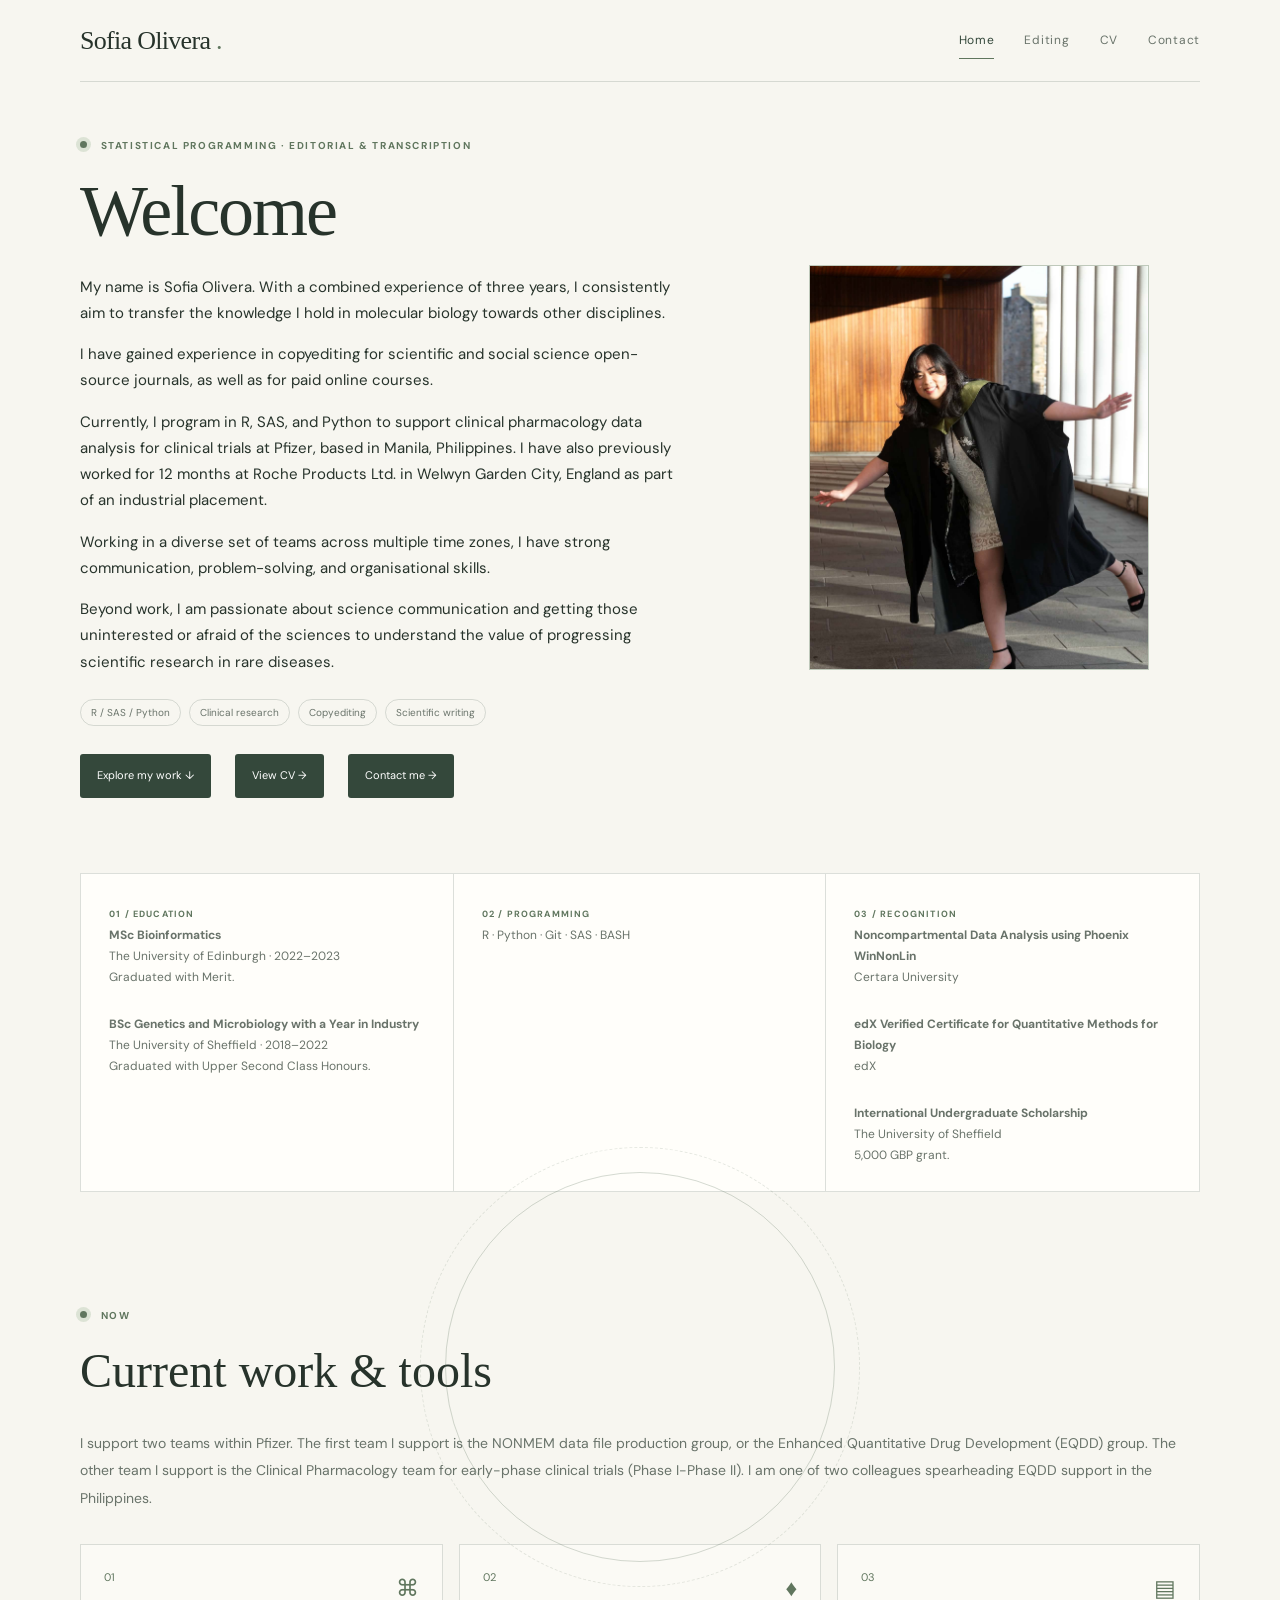
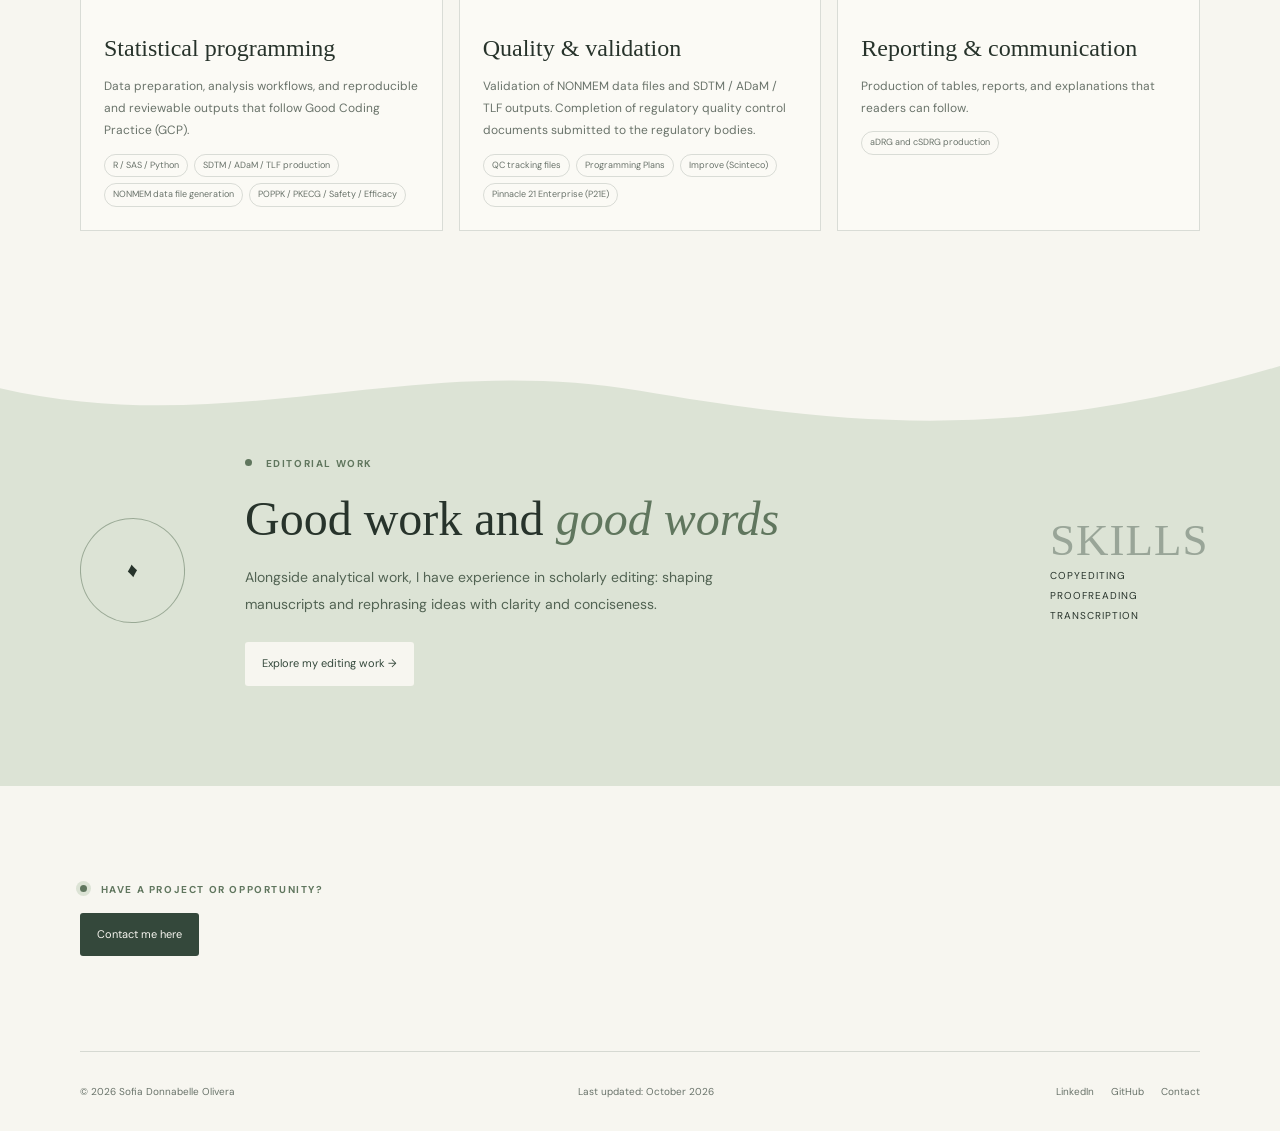
<file: index.html>
<!DOCTYPE html>
<html lang="en">
 <head>
  <meta charset="utf-8"/>
  <meta content="width=device-width,initial-scale=1" name="viewport"/>
  <meta content="Portfolio of Sofia Donnabelle Olivera, statistical programmer and publishing editor." name="description"/>
  <title>
   Sofia Donnabelle Olivera &mdash; Statistical Programming &amp; Editor
  </title>
  <link href="https://fonts.googleapis.com" rel="preconnect"/>
  <link href="https://fonts.googleapis.com/css2?family=DM+Sans:wght@400;500;600;700&amp;family=DM+Serif+Display&amp;display=swap" rel="stylesheet"/>
  <link href="styles.css" rel="stylesheet"/>
  <script defer="" src="script.js">
  </script>
 </head>
 <body>
  <header class="header">
   <a class="brand" href="index.html">
    Sofia Olivera
    <span>
     .
    </span>
   </a>
   <button aria-expanded="false" class="menu">
    Menu ＋
   </button>
   <nav aria-label="Main navigation">
    <a class="active" href="index.html">
     Home
    </a>
    <a href="editing.html">
     Editing
    </a>
    <a href="cv.html">
     CV
    </a>
    <a href="contact.html">
     Contact
    </a>
   </nav>
  </header>
  <main class="enter">
   <section class="hero wrap">
    <div class="hero-copy">
     <p class="eyebrow">
      Statistical programming &middot; Editorial &amp; transcription
     </p>
     <h1>
      Welcome
     </h1>
     <p>
      My name is Sofia Olivera. With a combined experience of three years, I consistently aim to transfer the knowledge I hold in molecular biology towards other disciplines. 
     </p>
     <p>
      I have gained experience in copyediting for scientific and social science open-source journals, as well as for paid online courses. 
     </p>
     <p>
      Currently, I program in R, SAS, and Python to support clinical pharmacology data analysis for clinical trials at Pfizer, based in Manila, Philippines. I have also previously worked for 12 months at Roche Products Ltd. in Welwyn Garden City, England as part of an industrial placement.
     </p>
     <p>
      Working in a diverse set of teams across multiple time zones, I have strong communication, problem-solving, and organisational skills. 
      </p>
      <p>
      Beyond work, I am passionate about science communication and getting those uninterested or afraid of the sciences to understand the value of progressing scientific research in rare diseases.
     </p>
     <div class="tags">
      <span>
       R / SAS / Python
      </span>
      <span>
       Clinical research
      </span>
      <span>
       Copyediting
      </span>
      <span>
       Scientific writing
      </span>
     </div>
     <div class="actions">
      <a class="button" href="#work">
       Explore my work &darr;
      </a>
      <a class="button" href="cv.html">
       View CV &rarr;
      </a>
      <a class="button" href="contact.html">
       Contact me &rarr;
      </a>
     </div>
    </div>
    <div class="visual">
     <div class="orbit">
     </div>
     <div class="orbit two">
     </div>
     <div class="portrait">
      <img alt="Profile picture" src="Cropped%20Grad.jpeg"/>
     </div>
    </div>
   </section>
   <section class="profile wrap reveal">
    <article class="mini">
     <small>
      01 / Education
     </small>
     <p>
      <strong>
      MSc Bioinformatics
      </strong>
      <br/>
      The University of Edinburgh &middot; 2022–2023
      <br/>
      Graduated with Merit.
     </p>
      <br/>
     <p>
      <strong>
      BSc Genetics and Microbiology with a Year in Industry
      </strong>
      <br/>
      The University of Sheffield &middot; 2018–2022
      <br/>
      Graduated with Upper Second Class Honours.
     </p>
    </article>
    <article class="mini">
     <small>
      02 / Programming
     </small>
     <p>
      R &middot; Python &middot; Git &middot; SAS &middot; BASH
     </p>
    </article>
    <article class="mini">
     <small>
      03 / Recognition
     </small>
     <p>
      <strong>Noncompartmental Data Analysis using Phoenix WinNonLin</strong>
      <br/> Certara University 
     </p>
     <br/>
     <p>
      <strong>edX Verified Certificate for Quantitative Methods for Biology</strong>
      <br/> edX
     </p>
     <br/>
     <p>
      <strong>International Undergraduate Scholarship</strong>
      <br/>
      The University of Sheffield
      <br/>
      5,000 GBP grant.
     </p>
    </article>
   </section>
   <section class="section wrap" id="work">
    <div class="heading reveal">
     <div>
      <p class="eyebrow">
       Now
      </p>
      <h2>
       Current work &amp; tools
      </h2>
     </div>
    </div>
    <div class="work-description">
    <p>
     I support two teams within Pfizer. The first team I  support is the NONMEM data file production group, or the Enhanced Quantitative Drug Development (EQDD) group. The other team I support is the Clinical Pharmacology team for early-phase clinical trials (Phase I-Phase II). I am one of two colleagues spearheading EQDD support in the Philippines.
    </p>
    </div>
    <div class="cards">
     <article class="card reveal">
      <div class="cardtop">
       <span>
        01
       </span>
       <span class="symbol">
        ⌘
       </span>
      </div>
      <h3>
       Statistical programming
      </h3>
      <p>
       Data preparation, analysis workflows, and reproducible and reviewable outputs that follow Good Coding Practice (GCP).
      </p>
      <div class="cardtags">
       <span>
        R / SAS / Python
       </span>
       <span>
        SDTM / ADaM / TLF production
       </span>
       <span>
        NONMEM data file generation
       </span>
      <span>
       POPPK / PKECG / Safety / Efficacy
      </span>
      </div>
     </article>
     <article class="card reveal delay">
      <div class="cardtop">
       <span>
        02
       </span>
       <span class="symbol">
        &diams;
       </span>
      </div>
      <h3>
       Quality &amp; validation
      </h3>
      <p>
       Validation of NONMEM data files and SDTM / ADaM / TLF outputs. Completion of regulatory quality control documents submitted to the regulatory bodies.
      </p>
      <div class="cardtags">
       <span>
        QC tracking files
       </span>
       <span>
        Programming Plans
       </span>
       <span>
        Improve (Scinteco)
       </span>
       <span>
        Pinnacle 21 Enterprise (P21E)
       </span>
      </div>
     </article>
     <article class="card reveal delay2">
      <div class="cardtop">
       <span>
        03
       </span>
       <span class="symbol">
        ▤
       </span>
      </div>
      <h3>
       Reporting &amp; communication
      </h3>
      <p>
       Production of tables, reports, and explanations that readers can follow.
      </p>
      <div class="cardtags">
       <span>
        aDRG and cSDRG production
       </span>
      </div>
     </article>
    </div>
   </section>
   <div aria-hidden="true" class="wave">
    <svg preserveaspectratio="none" viewbox="0 0 1440 180">
     <path d="M0 80C260 180 460 10 720 85S1160 175 1440 38V180H0Z">
     </path>
    </svg>
   </div>
   <section class="editorial">
    <div class="editorial-inner wrap reveal">
     <div class="stamp">
      <b>
       &diams;
      </b>
     </div>
     <div>
      <p class="eyebrow">
       Editorial work
      </p>
      <h2>
       Good work and
       <em>
        good words
       </em>
      </h2>
      <p class="intro">
       Alongside analytical work, I have experience in scholarly editing: shaping manuscripts and rephrasing ideas with clarity and conciseness.
      </p>
      <a class="button light" href="editing.html">
       Explore my editing work &rarr;
      </a>
     </div>
     <div class="side">
      <b>
       Skills
      </b>
      Copyediting
      <br/>
      Proofreading
      <br/>
      Transcription
     </div>
    </div>
   </section>
   <section class="connect wrap reveal">
    <p class="eyebrow">
     Have a project or opportunity?
    </p>
     <a aria-label="Contact" class="button dark" href="contact.html">
      Contact me here
     </a>
    </div>
   </section>
  </main>
  <footer class="wrap">
   <span>
    &copy;
    <span data-year="">
    </span>
    Sofia Donnabelle Olivera
   </span>
   <span>
    Last updated: October 2026
   </span>
   <div class="footlinks">
    <a href="https://www.linkedin.com/in/sofia-donnabelle-olivera">
     LinkedIn
    </a>
    <a href="https://github.com/oliveramds/">
     GitHub
    </a>
    <a href="contact.html">
     Contact
    </a>
   </div>
  </footer>
 </body>
</html>
</file>
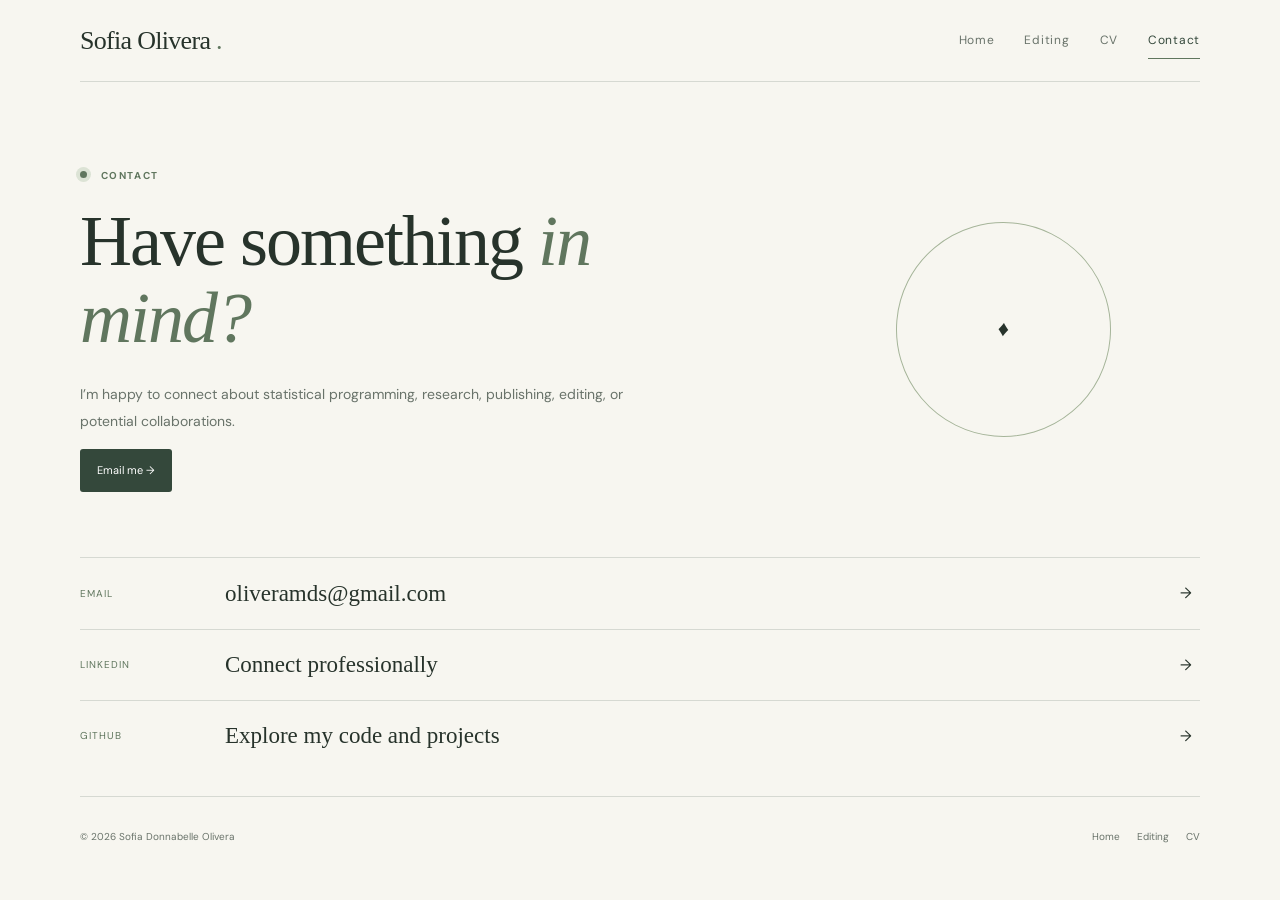
<file: contact.html>
<!DOCTYPE html>
<html lang="en">
 <head>
  <meta charset="utf-8"/>
  <meta content="width=device-width,initial-scale=1" name="viewport"/>
  <title>
   Contact &mdash; Sofia Olivera
  </title>
  <link href="https://fonts.googleapis.com" rel="preconnect"/>
  <link href="https://fonts.googleapis.com/css2?family=DM+Sans:wght@400;500;600;700&amp;family=DM+Serif+Display&amp;display=swap" rel="stylesheet"/>
  <link href="styles.css" rel="stylesheet"/>
  <script defer="" src="script.js">
  </script>
 </head>
 <body>
  <header class="header">
   <a class="brand" href="index.html">
    Sofia Olivera
    <span>
     .
    </span>
   </a>
   <button aria-expanded="false" class="menu">
    Menu ＋
   </button>
   <nav>
    <a href="index.html">
     Home
    </a>
    <a href="editing.html">
     Editing
    </a>
    <a href="cv.html">
     CV
    </a>
    <a class="active" href="contact.html">
     Contact
    </a>
   </nav>
  </header>
  <main class="enter">
   <section class="contacthero wrap">
    <div>
     <p class="eyebrow">
      Contact
     </p>
     <h1>
      Have something
      <em>
       in mind?
      </em>
     </h1>
     <p class="intro narrow">
      I&rsquo;m happy to connect about statistical programming, research, publishing, editing, or potential collaborations.
     </p>
     <a class="button" href="mailto:oliveramds@gmail.com">
      Email me &rarr;
     </a>
    </div>
    <div class="contactbadge">
     &diams;
    </div>
   </section>
   <section class="wrap" style="padding-bottom:25px">
    <a class="contactrow" href="mailto:oliveramds@gmail.com">
     <span>
      Email
     </span>
     <strong>
      oliveramds@gmail.com
     </strong>
     <span>
      &rarr;
     </span>
    </a>
    <a class="contactrow" href="https://linkedin.com/in/sofia-donnabelle-olivera">
     <span>
      LinkedIn
     </span>
     <strong>
      Connect professionally
     </strong>
     <span>
      &rarr;
     </span>
    </a>
    <a class="contactrow" href="https://github.com/oliveramds/">
     <span>
      GitHub
     </span>
     <strong>
      Explore my code and projects
     </strong>
     <span>
      &rarr;
     </span>
    </a>
   </section>
  </main>
  <footer class="wrap">
   <span>
    &copy;
    <span data-year="">
    </span>
    Sofia Donnabelle Olivera
   </span>
   <div class="footlinks">
    <a href="index.html">
     Home
    </a>
    <a href="editing.html">
     Editing
    </a>
    <a href="cv.html">
     CV
    </a>
   </div>
  </footer>
 </body>
</html>
</file>
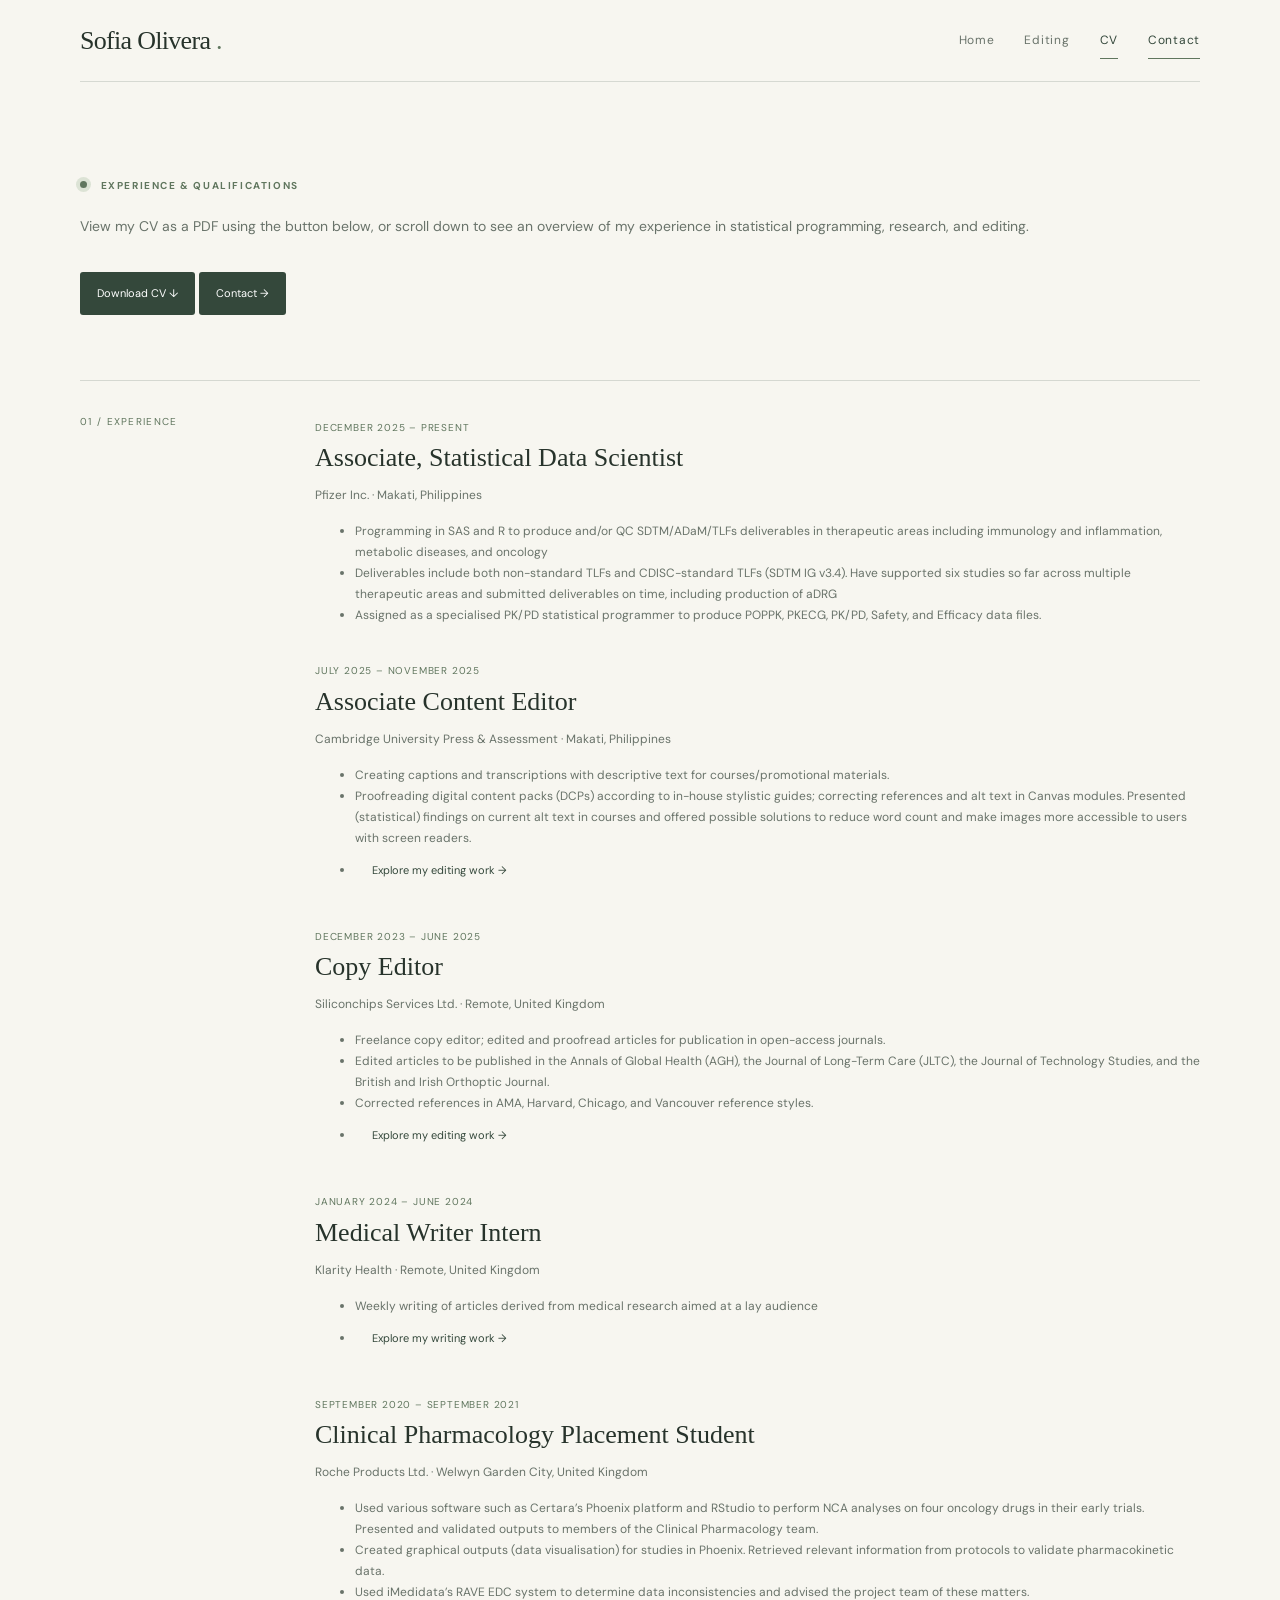
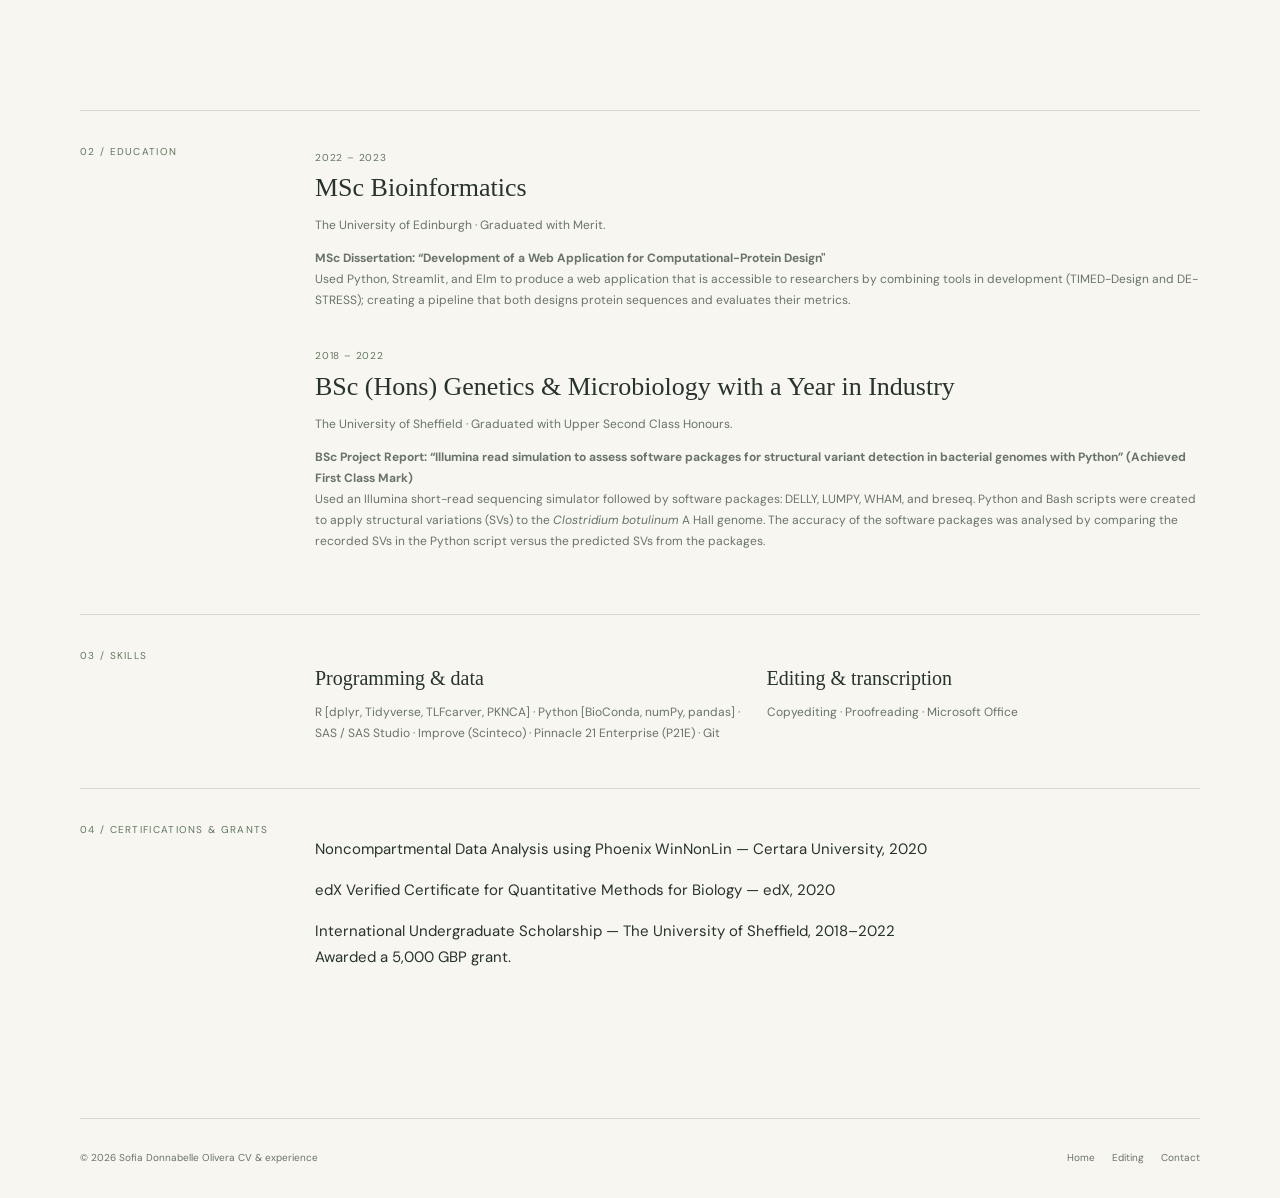
<file: cv.html>
<!DOCTYPE html>
<html lang="en">
 <head>
  <meta charset="utf-8"/>
  <meta content="width=device-width,initial-scale=1" name="viewport"/>
  <title>
   CV &mdash; Sofia Olivera
  </title>
  <link href="https://fonts.googleapis.com" rel="preconnect"/>
  <link href="https://fonts.googleapis.com/css2?family=DM+Sans:wght@400;500;600;700&amp;family=DM+Serif+Display&amp;display=swap" rel="stylesheet"/>
  <link href="styles.css" rel="stylesheet"/>
  <script defer="" src="script.js">
  </script>
 </head>
 <body>
  <header class="header">
   <a class="brand" href="index.html">
    Sofia Olivera
    <span>
     .
    </span>
   </a>
   <button aria-expanded="false" class="menu">
    Menu ＋
   </button>
   <nav>
    <a href="index.html">
     Home
    </a>
    <a href="editing.html">
     Editing
    </a>
    <a class="active" href="cv.html">
     CV
    </a>
    <a class="active" href="contact.html">
     Contact
    </a>
   </nav>
  </header>
  <main class="enter">
   <section class="innerhero wrap">
    <p class="eyebrow">
     Experience &amp; qualifications
    </p>
    <p class="work-description">
     View my CV as a PDF using the button below, or scroll down to see an overview of my experience in statistical programming, research, and editing.
    </p>
    <a class="button" download="" href="Olivera%20CV%202026.pdf">
     Download CV &darr;
    </a>
     <a class="button" href="contact.html">
     Contact &rarr;
    </a>
   </section>
   <section class="wrap" style="padding-bottom:100px">
    <div class="cvsection reveal">
     <div class="cvlabel">
      01 / Experience
     </div>
     <div>
      <article class="timeline">
       <small>
        December 2025 &ndash; Present
       </small>
       <h2>
        Associate, Statistical Data Scientist
       </h2>
       <p>
        Pfizer Inc. &middot; Makati, Philippines
       </p>
       <ul>
        <li>
         Programming in SAS and R to produce and/or QC SDTM/ADaM/TLFs deliverables in therapeutic areas including
         immunology and inflammation, metabolic diseases, and oncology
        </li>
        <li>
         Deliverables include both non-standard TLFs and CDISC-standard TLFs (SDTM IG v3.4). Have supported
         six studies so far across multiple therapeutic areas and submitted deliverables on time, including production of
         aDRG
        </li>
        <li>
         Assigned as a specialised PK/PD statistical programmer to produce POPPK, PKECG, PK/PD, Safety,
         and Efficacy data files.
        </li>
       </ul>
      </article>
      <article class="timeline">
       <small>
        July 2025 &ndash; November 2025
       </small>
       <h2>
        Associate Content Editor
       </h2>
       <p>
        Cambridge University Press &amp; Assessment &middot; Makati, Philippines
       </p>
       <ul>
        <li>
         Creating captions and transcriptions with descriptive text for courses/promotional materials.
        </li>
        <li>
         Proofreading digital content packs (DCPs) according to in-house stylistic guides; correcting references and alt
          text in Canvas modules. Presented (statistical) findings on current alt text in courses and offered possible
          solutions to reduce word count and make images more accessible to users with screen readers.
        </li>
        <li>
         <a class="button light" href="editing.html">
       Explore my editing work &rarr;
         </a>
        </li>
       </ul>
      </article>
      <article class="timeline">
       <small>
        December 2023 &ndash; June 2025
       </small>
       <h2>
        Copy Editor
       </h2>
       <p>
        Siliconchips Services Ltd. &middot; Remote, United Kingdom
       </p>
       <ul>
        <li>
         Freelance copy editor; edited and proofread articles for publication in open-access journals.
        </li>
        <li>
         Edited articles to be published in the Annals of Global Health (AGH), the Journal of Long-Term
          Care (JLTC), the Journal of Technology Studies, and the British and Irish Orthoptic Journal.
        </li>
        <li>
         Corrected references in AMA, Harvard, Chicago, and Vancouver reference styles.
        </li>
        <li>
         <a class="button light" href="editing.html">
       Explore my editing work &rarr;
         </a>
        </li>
       </ul>
      </article>
            <article class="timeline">
       <small>
        January 2024 &ndash; June 2024
       </small>
       <h2>
        Medical Writer Intern
       </h2>
       <p>
        Klarity Health &middot; Remote, United Kingdom
       </p>
       <ul>
        <li>
         Weekly writing of articles derived from medical research aimed at a lay audience
        </li>
        <li>
       <a class="button light" href="https://my.klarity.health/author/sofia-donnabelle-mananghaya-olivera/">
       Explore my writing work &rarr;
        <a/>
        </li>
       </ul>
      </article>
      <article class="timeline">
       <small>
        September 2020 &ndash; September 2021
       </small>
       <h2>
        Clinical Pharmacology Placement Student
       </h2>
       <p>
        Roche Products Ltd. &middot; Welwyn Garden City, United Kingdom
       </p>
       <ul>
        <li>
          Used various software such as Certara’s Phoenix platform and RStudio to perform NCA analyses on four 
         oncology drugs in their early trials. Presented and validated outputs to members of the Clinical Pharmacology
          team.
        </li>
        <li>
          Created graphical outputs (data visualisation) for studies in Phoenix. Retrieved relevant information from 
         protocols to validate pharmacokinetic data.
        </li>
        <li>
         Used iMedidata’s RAVE EDC system to determine data inconsistencies and advised the project team of these matters.
        </li>
       </ul>
      </article>
     </div>
    </div>
    <div class="cvsection reveal">
     <div class="cvlabel">
      02 / Education
     </div>
     <div>
     <div class="timeline">
      <small>
       2022 &ndash; 2023
      </small>
      <h2>
       MSc Bioinformatics
      </h2>
      <p>
       The University of Edinburgh &middot; Graduated with Merit.
      </p>
      <p>
       <strong>MSc Dissertation: “Development of a Web Application for Computational-Protein Design"</strong>
       <br/>
       Used Python, Streamlit, and Elm to produce a web application that is accessible to researchers by combining tools 
       in development (TIMED-Design and DE-STRESS); creating a pipeline that both designs protein sequences and 
       evaluates their metrics.
      </p>
     </div>
     <div class="timeline">
      <small>
       2018 &ndash; 2022
      </small>
      <h2>
       BSc (Hons) Genetics & Microbiology with a Year in Industry
      </h2>
      <p>
       The University of Sheffield &middot; Graduated with Upper Second Class Honours.
      </p>
       <p>
       <strong>BSc Project Report: “Illumina read simulation to assess software packages for structural variant 
        detection in bacterial genomes with Python” (Achieved First Class Mark)</strong>
       <br/>
       Used an Illumina short-read sequencing simulator followed by software packages: DELLY, LUMPY, WHAM, and 
        breseq. Python and Bash scripts were created to apply structural variations (SVs) to the <i>Clostridium botulinum</i> A 
        Hall genome. The accuracy of the software packages was analysed by comparing the recorded SVs in the Python 
        script versus the predicted SVs from the packages.
      </p>
     </div>
     </div>
    </div>
    <div class="cvsection reveal">
     <div class="cvlabel">
      03 / Skills
     </div>
     <div class="skillgrid">
      <div class="skill">
       <h3>
        Programming &amp; data
       </h3>
       <p>
        R [dplyr, Tidyverse, TLFcarver, PKNCA] &middot; Python [BioConda, numPy, pandas] &middot; SAS / SAS Studio &middot; Improve (Scinteco) &middot; Pinnacle 21 Enterprise (P21E) &middot; Git
       </p>
      </div>
      <div class="skill">
       <h3>
        Editing &amp; transcription
       </h3>
       <p>
        Copyediting &middot; Proofreading &middot; Microsoft Office
       </p>
      </div>
     </div>
    </div>
    <div class="cvsection reveal">
     <div class="cvlabel">
      04 / Certifications &amp; grants
     </div>
     <div>
      <p>
       Noncompartmental Data Analysis using Phoenix WinNonLin &mdash; Certara University, 2020
      </p>
      <p>
       edX Verified Certificate for Quantitative Methods for Biology &mdash; edX, 2020
      </p>
       <p>
       International Undergraduate Scholarship &mdash; The University of Sheffield, 2018&ndash;2022
        <br/>
        Awarded a 5,000 GBP grant.
      </p>
     </div>
    </div>
   </section>
  </main>
  <footer class="wrap">
   <span>
    &copy;
    <span data-year="">
    </span>
    Sofia Donnabelle Olivera
   </span>
   <span>
    CV &amp; experience
   </span>
   <div class="footlinks">
    <a href="index.html">
     Home
    </a>
    <a href="editing.html">
     Editing
    </a>
    <a href="contact.html">
     Contact
    </a>
   </div>
  </footer>
 </body>
</html>
</file>
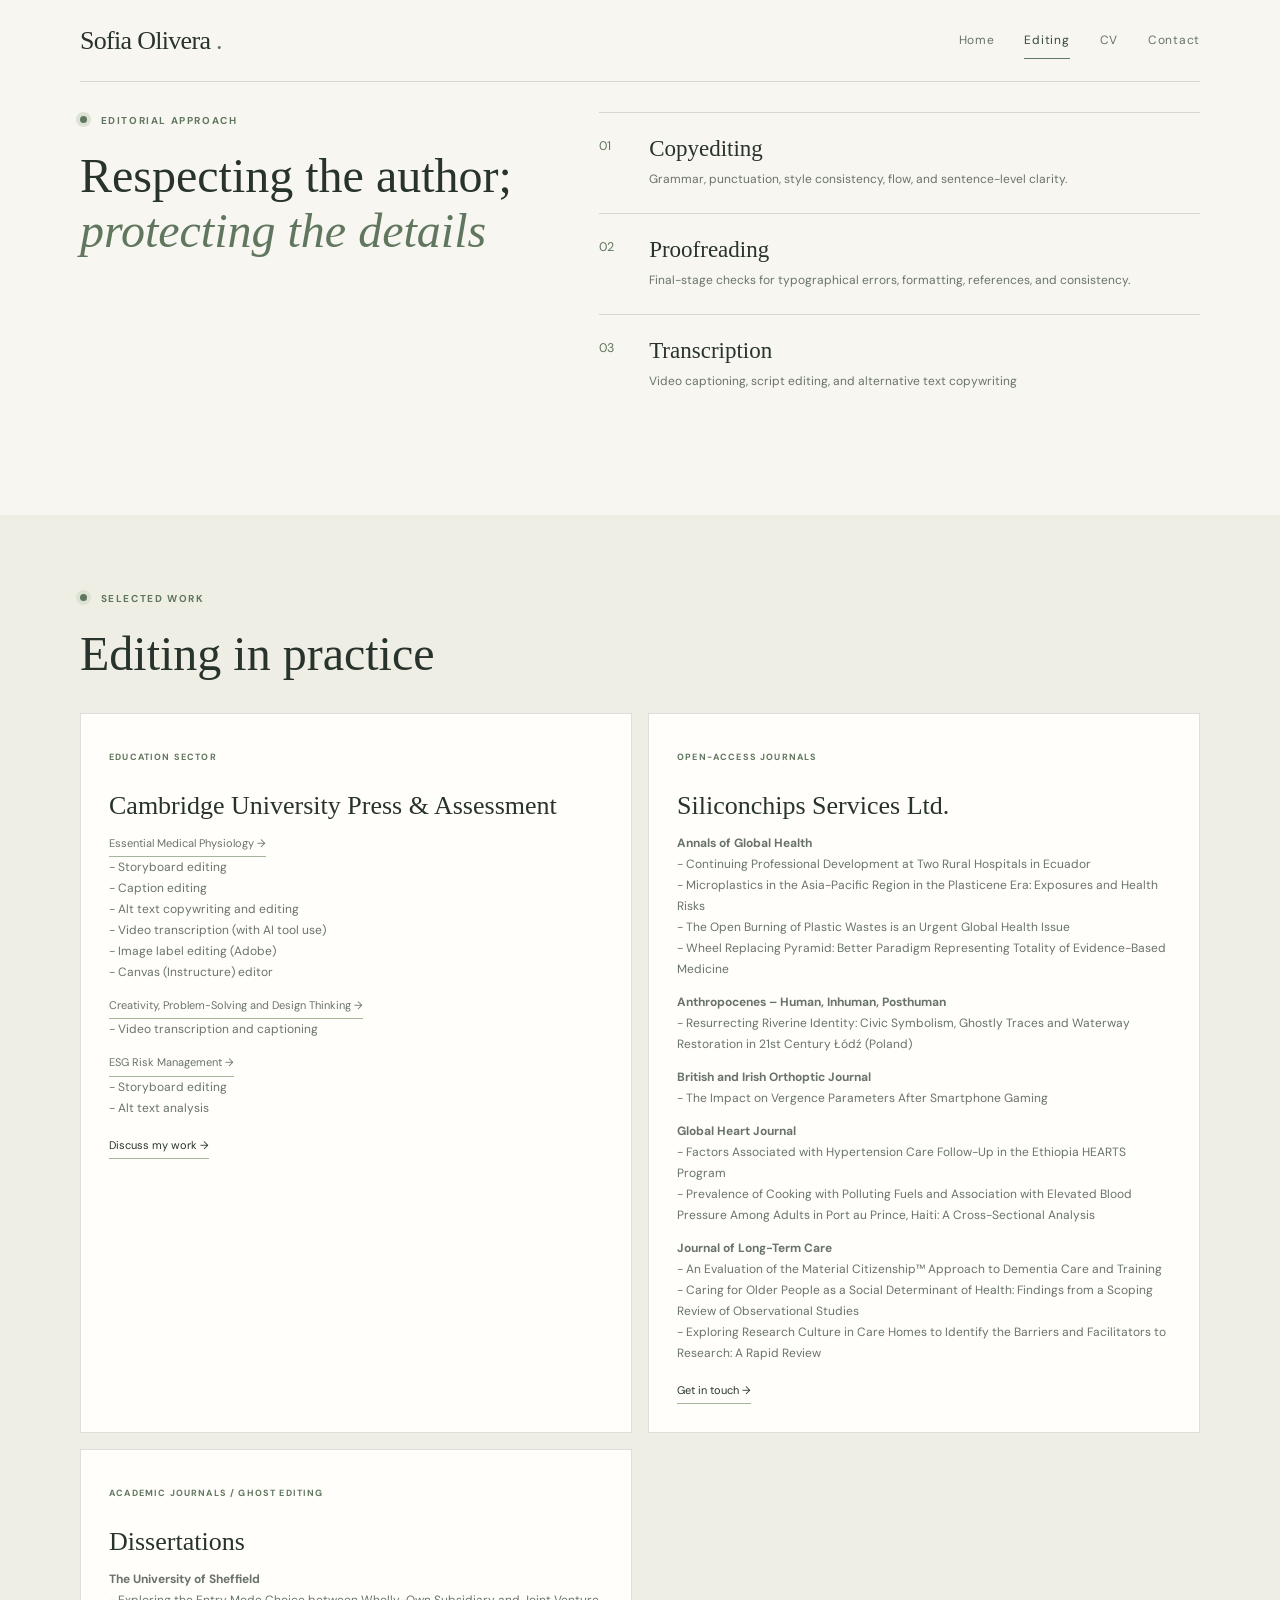
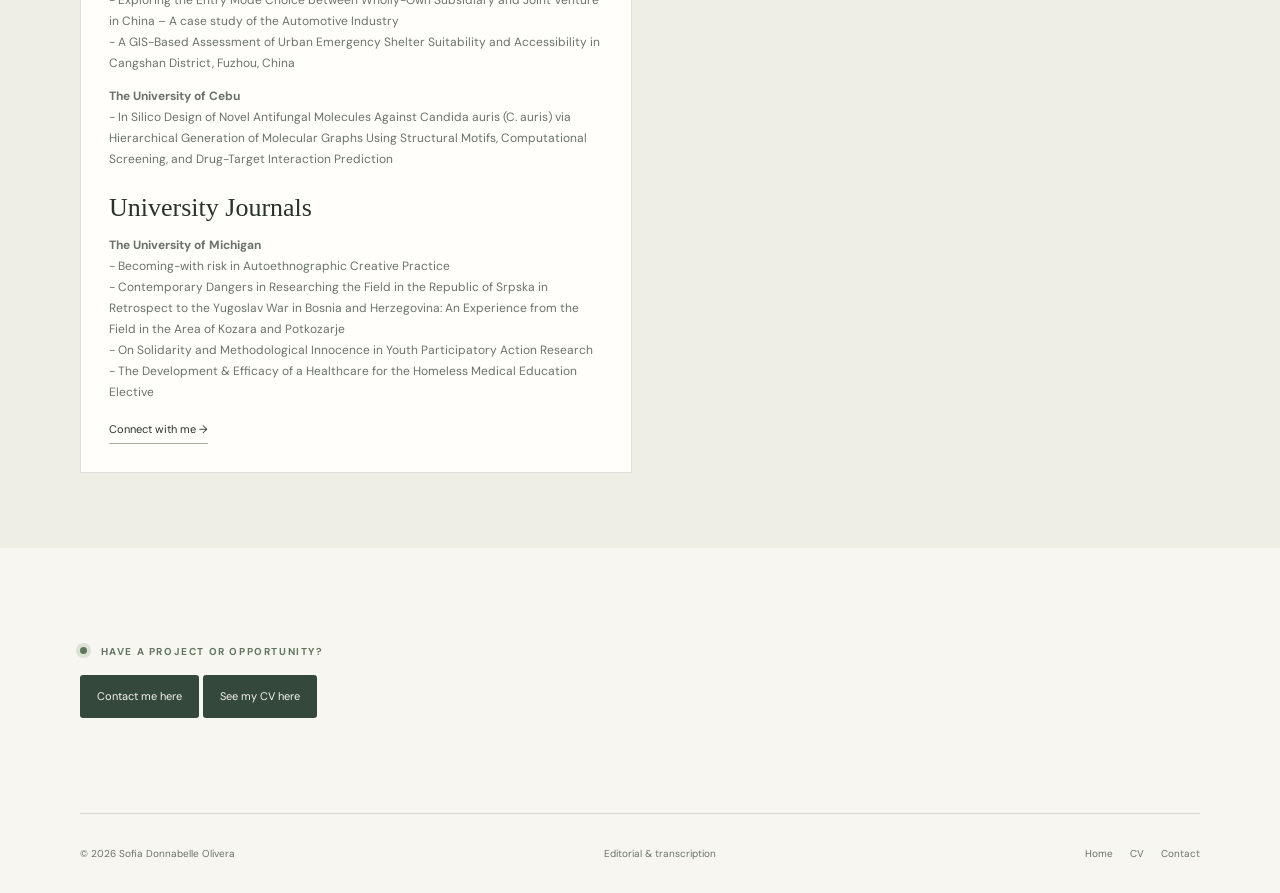
<file: editing.html>
<!DOCTYPE html>
<html lang="en">
 <head>
  <meta charset="utf-8"/>
  <meta content="width=device-width,initial-scale=1" name="viewport"/>
  <title>
   Editing &amp; Publishing &mdash; Sofia Olivera
  </title>
  <link href="https://fonts.googleapis.com" rel="preconnect"/>
  <link href="https://fonts.googleapis.com/css2?family=DM+Sans:wght@400;500;600;700&amp;family=DM+Serif+Display&amp;display=swap" rel="stylesheet"/>
  <link href="styles.css" rel="stylesheet"/>
  <script defer="" src="script.js">
  </script>
 </head>
 <body>
  <header class="header">
   <a class="brand" href="index.html">
    Sofia Olivera
    <span>
     .
    </span>
   </a>
   <button aria-expanded="false" class="menu">
    Menu ＋
   </button>
   <nav>
    <a href="index.html">
     Home
    </a>
    <a class="active" href="editing.html">
     Editing
    </a>
    <a href="cv.html">
     CV
    </a>
    <a href="contact.html">
     Contact
    </a>
   </nav>
  </header>
  <main class="enter">
   <section class="editlayout wrap">
    <div class="edit-intro reveal">
     <p class="eyebrow">
      Editorial approach
     </p>
     <h2>
      Respecting the author;
      <br/>
      <em>
       protecting the details
      </em>
     </h2>
    </div>
    <div>
     <article class="service reveal">
      <small>
       01
      </small>
      <div>
       <h3>
        Copyediting
       </h3>
       <p>
        Grammar, punctuation, style consistency, flow, and sentence-level clarity.
       </p>
      </div>
     </article>
     <article class="service reveal">
      <small>
       02
      </small>
      <div>
       <h3>
        Proofreading
       </h3>
       <p>
        Final-stage checks for typographical errors, formatting, references, and consistency.
       </p>
      </div>
     </article>
     <article class="service reveal">
      <small>
       03
      </small>
      <div>
       <h3>
        Transcription
       </h3>
       <p>
        Video captioning, script editing, and alternative text copywriting
       </p>
      </div>
     </article>
    </div>
   </section>
   <section class="samples">
    <div class="wrap">
     <div class="heading reveal">
      <div>
       <p class="eyebrow">
        Selected work
       </p>
       <h2>
        Editing in practice
       </h2>
      </div>
     </div>
     <div class="samplegrid">
      <article class="sample reveal">
       <small>
        EDUCATION SECTOR
       </small>
       <h3>
        Cambridge University Press & Assessment
       </h3>
       <p>
        <a class="link" href="https://advanceonline.cam.ac.uk/courses/essential-medical-physiology" target="_blank" rel="noopener noreferrer">
         Essential Medical Physiology &rarr;
        </a>
        <br/>
        - Storyboard editing
        <br/>
        - Caption editing
        <br/> 
        - Alt text copywriting and editing
        <br/>
        - Video transcription (with AI tool use)
        <br/> 
        - Image label editing (Adobe)
        <br/> 
        - Canvas (Instructure) editor
       </p>
       <p>
        <a class="link" href="https://executiveprofessional.cam.ac.uk/courses/creativity-problem-solving-and-design-thinking/?product_id=2345" target="_blank" rel="noopener noreferrer">
         Creativity, Problem-Solving and Design Thinking &rarr;
        </a>
        <br/>
        - Video transcription and captioning
       </p>
       <p>
        <a class="link" href="https://executiveprofessional.cam.ac.uk/courses/esg-risk-management/" target="_blank" rel="noopener noreferrer">
         ESG Risk Management &rarr;
        </a>
        <br/>
        - Storyboard editing
        <br/>
        - Alt text analysis
       </p>
       <a class="link" href="contact.html">
        Discuss my work &rarr;
       </a>
      </article>
      <article class="sample reveal delay">
       <small>
        OPEN-ACCESS JOURNALS
       </small>
       <h3>
        Siliconchips Services Ltd.
       </h3>
       <p>
        <strong>Annals of Global Health</strong>
        <br/>
        - Continuing Professional Development at Two Rural Hospitals in Ecuador
        <br/>
        - Microplastics in the Asia-Pacific Region in the Plasticene Era: Exposures and Health Risks
        <br/>
        - The Open Burning of Plastic Wastes is an Urgent Global Health Issue
        <br/>
        - Wheel Replacing Pyramid: Better Paradigm Representing Totality of Evidence-Based Medicine
       </p>
       <p>
        <strong>Anthropocenes – Human, Inhuman, Posthuman</strong>
        <br/>
        - Resurrecting Riverine Identity: Civic Symbolism, Ghostly Traces and Waterway Restoration in 21st Century Łódź (Poland)
       </p>
       <p>
        <strong>British and Irish Orthoptic Journal</strong>
        <br/>
        - The Impact on Vergence Parameters After Smartphone Gaming
       </p>
       <p>
        <strong>Global Heart Journal</strong>
        <br/>
        - Factors Associated with Hypertension Care Follow-Up in the Ethiopia HEARTS Program
        <br/>
        - Prevalence of Cooking with Polluting Fuels and Association with Elevated Blood Pressure Among Adults in Port au Prince, Haiti: A Cross-Sectional Analysis
       </p>
       <p>
        <strong>Journal of Long-Term Care</strong>
        <br/>
        - An Evaluation of the Material Citizenship™ Approach to Dementia Care and Training
        <br/>
        - Caring for Older People as a Social Determinant of Health: Findings from a Scoping Review of Observational Studies
        <br/>
        - Exploring Research Culture in Care Homes to Identify the Barriers and Facilitators to Research: A Rapid Review
       </p>
       <a class="link" href="contact.html">
        Get in touch &rarr;
       </a>
      </article>
      <article class="sample reveal delay">
       <small>
        ACADEMIC JOURNALS / GHOST EDITING
       </small>
       <h3>
        Dissertations
       </h3>
       <p>
        <strong>The University of Sheffield</strong>
        <br/>
        - Exploring the Entry Mode Choice between Wholly-Own Subsidiary and Joint Venture in China – A case study of the Automotive Industry
        <br/>
        - A GIS-Based Assessment of Urban Emergency Shelter Suitability and Accessibility in Cangshan District, Fuzhou, China
       </p>
       <p>
        <strong>The University of Cebu</strong>
        <br/>
        - In Silico Design of Novel Antifungal Molecules Against Candida auris (C. auris) via Hierarchical Generation of Molecular Graphs Using Structural Motifs, Computational Screening, and Drug-Target Interaction Prediction
       </p>
       <h3>
        University Journals
       </h3>
       <p>
        <strong>The University of Michigan</strong>
        <br/>
        - Becoming-with risk in Autoethnographic Creative Practice
        <br/>
        - Contemporary Dangers in Researching the Field in the Republic of Srpska in Retrospect to the Yugoslav War in Bosnia and Herzegovina: An Experience from the Field in the Area of Kozara and Potkozarje
        <br/>
        - On Solidarity and Methodological Innocence in Youth Participatory Action Research
        <br/>
        - The Development & Efficacy of a Healthcare for the Homeless Medical Education Elective
       </p>
       <a class="link" href="contact.html">
        Connect with me &rarr;
       </a>
      </article>
     </div>
    </div>
   </section>
      <section class="connect wrap reveal">
    <p class="eyebrow">
     Have a project or opportunity?
    </p>
     <a aria-label="Contact" class="button dark" href="contact.html">
      Contact me here
     </a>
      <a aria-label="CV" class="button dark" href="cv.html">
      See my CV here
     </a>
    </div>
   </section>
  </main>
  <footer class="wrap">
   <span>
    &copy;
    <span data-year="">
    </span>
    Sofia Donnabelle Olivera
   </span>
   <span>
    Editorial &amp; transcription
   </span>
   <div class="footlinks">
    <a href="index.html">
     Home
    </a>
    <a href="cv.html">
     CV
    </a>
    <a href="contact.html">
     Contact
    </a>
   </div>
  </footer>
 </body>
</html>
</file>
<file: styles.css>
:root {
    --paper:#f7f6f0;
    --cream:#efeee5;
    --sage:#a6b59a;
    --sage-light:#dce3d5;
    --sage-dark:#60765e;
    --forest:#34483b;
    --ink:#27332b;
    --muted:#69736a;
    --line:rgba(52,72,59,.17);
    --white:#fffefa;
    --serif:Georgia,'Times New Roman',serif;
    --sans:'DM Sans',Arial,sans-serif
}
* {
    box-sizing:border-box
}
html {
    scroll-behavior:smooth;
    scroll-padding-top:90px
}
body {
    margin:0;
    background:var(--paper);
    color:var(--ink);
    font:15px/1.75 var(--sans);
    -webkit-font-smoothing:antialiased
}
a {
    color:inherit;
    text-decoration:none
}
::selection {
    background:var(--sage-light)
}
.wrap {
    width:min(1120px,calc(100% - 48px));
    margin:auto
}
.header {
    height:82px;
    border-bottom:1px solid var(--line);
    display:flex;
    align-items:center;
    justify-content:space-between;
    width:min(1120px,calc(100% - 48px));
    margin:auto
}
.brand {
    font:26px var(--serif);
    letter-spacing:-.7px
}
.brand span {
    color:var(--sage-dark)
}
nav {
    display:flex;
    gap:30px
}
nav a {
    font-size:12px;
    letter-spacing:.06em;
    color:var(--muted);
    padding:8px 0;
    position:relative
}
nav a:after {
    content:'';
    position:absolute;
    bottom:0;
    left:0;
    right:100%;
    height:1px;
    background:var(--sage-dark);
    transition:right .3s
}
nav a:hover:after,nav a.active:after {
    right:0
}
nav a.active,nav a:hover {
    color:var(--forest)
}
.menu {
    display:none;
    background:none;
    border:1px solid var(--line);
    padding:8px 12px;
    color:var(--forest);
    border-radius:20px
}
.eyebrow {
    font-size:10px;
    letter-spacing:.16em;
    text-transform:uppercase;
    color:var(--sage-dark);
    font-weight:bold;
    margin:0 0 18px
}
.eyebrow:before {
    content:' ';
    display:inline-block;
    width:7px;
    height:7px;
    background:var(--sage-dark);
    border-radius:50%;
    margin:0 10px 1px 0;
    box-shadow:0 0 0 4px var(--sage-light)
}
h1,h2,h3 {
    font-weight:400
}
h1 {
    font:clamp(46px,6vw,72px)/1.07 var(--serif);
    letter-spacing:-2px;
    margin:0 0 24px
}
h1 em,h2 em {
    color:var(--sage-dark);
    font-weight:400
}
.intro {
    max-width:540px;
    color:var(--muted);
    font-size:14px;
    line-height:1.95
}
.hero {
    min-height:600px;
    display:grid;
    grid-template-columns:1.15fr .85fr;
    gap:7%;
    align-items:center;
    padding-top:55px;
    padding-bottom:75px
}
.tags {
    display:flex;
    flex-wrap:wrap;
    gap:8px;
    margin:24px 0 28px
}
.tags span {
    border:1px solid var(--line);
    border-radius:30px;
    padding:4px 10px;
    font-size:10px;
    color:var(--muted)
}
.actions {
    display:flex;
    gap:24px;
    align-items:center
}
.button {
    display:inline-flex;
    align-items:center;
    gap:18px;
    padding:12px 17px;
    background:var(--forest);
    color:white;
    border-radius:3px;
    font-size:11px;
    transition:transform .25s,background .25s
}
.button:hover {
    transform:translateY(-3px);
    background:#24372b
}
.link {
    display:inline-flex;
    gap:9px;
    border-bottom:1px solid var(--sage);
    padding-bottom:3px;
    font-size:11px
}
.portrait {
    height:405px;
    width:min(100%,340px);
    margin:auto;
    position:relative;
    border-radius:4;
    background:var(--sage-light);
    border:1px solid var(--line);
    display:grid;
    place-items:center;
    overflow:hidden
}
.portrait img {
    width:100%;
    height:100%;
    object-fit:cover
}
.portrait-note {
    position:absolute;
    right:-18px;
    bottom:25px;
    background:var(--white);
    box-shadow:0 12px 30px #34483b16;
    padding:13px 17px;
    font:15px/1.4 var(--serif)
}
.orbit {
    position:absolute;
    border:1px solid #60765e44;
    border-radius:50%;
    width:390px;
    height:390px;
    left:50%;
    top:50%;
    transform:translate(-50%,-50%);
    pointer-events:none
}
.orbit.two {
    width:440px;
    height:440px;
    border-style:dashed;
    opacity:.6
}
.profile {
    display:grid;
    grid-template-columns:repeat(3,1fr);
    background:var(--white);
    border:1px solid var(--line);
    margin-bottom:115px
}
.mini {
    padding:25px 28px;
    border-right:1px solid var(--line)
}
.mini:last-child {
    border:0
}
.mini small,.sample small {
    color:var(--sage-dark);
    font-size:9px;
    font-weight:bold;
    letter-spacing:.13em;
    text-transform:uppercase
}
.mini h2 {
    font:22px/1.3 var(--serif);
    margin:13px 0 7px
}
.mini p {
    font-size:12px;
    color:var(--muted);
    margin:0
}
.section {
    padding-bottom:115px
}
.heading {
    display:flex;
    justify-content:space-between;
    align-items:end;
    gap:30px;
    margin-bottom:32px
}
.heading h2,.editorial h2,.connect h2,.edit-intro h2 {
    font:clamp(35px,4vw,48px)/1.15 var(--serif);
    margin:0
}
.heading .intro {
    max-width:330px;
    font-size:12px;
    margin-bottom:4px
}
.cards {
    display:grid;
    grid-template-columns:repeat(3,1fr);
    gap:16px
}
.card {
    padding:23px;
    border:1px solid var(--line);
    background:#fffefa88;
    min-height:245px;
    transition:transform .3s,background .3s,border .3s
}
.card:hover {
    transform:translateY(-5px);
    background:var(--white);
    border-color:#60765e80
}
.cardtop {
    display:flex;
    justify-content:space-between;
    color:var(--sage-dark);
    font-size:11px
}
.symbol {
    font-size:23px
}
.card h3 {
    font:24px/1.25 var(--serif);
    margin:25px 0 10px
}
.card p {
    font-size:12px;
    color:var(--muted);
    line-height:1.85
}
.cardtags {
    display:flex;
    gap:6px;
    flex-wrap:wrap
}
.cardtags span {
    font-size:9px;
    border:1px solid var(--line);
    border-radius:20px;
    padding:3px 8px;
    color:var(--muted)
}
.note {
    font-size:10px;
    color:var(--muted);
    margin-top:22px
}
.wave {
    height:95px;
    margin-bottom:-1px
}
.wave svg {
    width:100%;
    height:100%;
    display:block
}
.wave path {
    fill:var(--sage-light)
}
.editorial {
    background:var(--sage-light);
    padding:15px 0 100px
}
.editorial-inner {
    display:grid;
    grid-template-columns:120px 1fr 150px;
    gap:45px;
    align-items:center
}
.stamp {
    width:105px;
    height:105px;
    border:1px solid #60765e88;
    border-radius:50%;
    display:grid;
    place-content:center;
    text-align:center;
    font:14px/1.4 var(--serif);
    transform:rotate(-8deg)
}
.stamp b {
    font-size:21px;
    font-weight:normal
}
.editorial .intro {
    color:#526353;
    max-width:500px;
    margin:18px 0 24px
}
.button.light {
    background:var(--paper);
    color:var(--forest)
}
.button.dark {
    background: var(--forest);
    color: var(--paper);
}
.side {
    font-size:10px;
    line-height:2;
    letter-spacing:.1em;
    text-transform:uppercase
}
.side b {
    font:45px var(--serif);
    color:#34483b66;
    display:block
}
.connect {
    padding-top:95px;
    padding-bottom:95px
}
.connect .eyebrow {
    margin-bottom:15px
}
.connect-row {
    display:flex;
    align-items:end;
    justify-content:space-between
}
.round {
    width:56px;
    height:56px;
    border:1px solid var(--sage-dark);
    border-radius:50%;
    display:grid;
    place-items:center;
    font-size:22px;
    transition:.25s
}
.round:hover {
    background:var(--forest);
    color:white;
    transform:rotate(45deg)
}
footer {
    border-top:1px solid var(--line);
    min-height:80px;
    display:flex;
    justify-content:space-between;
    align-items:center;
    gap:18px;
    color:var(--muted);
    font-size:10px
}
.footlinks {
    display:flex;
    gap:17px
}
.footlinks a:hover {
    color:var(--forest)
}
.innerhero {
    padding:95px 0 65px
}
.innerhero h1 {
    margin-bottom:20px
}
.narrow {
    max-width:570px
}
.indexline {
    display:flex;
    gap:25px;
    flex-wrap:wrap;
    border-top:1px solid var(--line);
    padding-top:22px;
    margin-top:28px;
    color:var(--sage-dark);
    font-size:10px;
    text-transform:uppercase;
    letter-spacing:.1em
}
.editlayout {
    display:grid;
    grid-template-columns:.85fr 1.15fr;
    gap:75px;
    padding:30px 0 100px
}
.edit-intro h2 {
    margin-bottom:20px
}
.edit-intro p:last-child {
    color:var(--muted);
    font-size:13px
}
.service {
    display:grid;
    grid-template-columns:35px 1fr 20px;
    gap:15px;
    padding:23px 0;
    border-top:1px solid var(--line)
}
.service small {
    color:var(--sage-dark)
}
.service h3 {
    font:23px var(--serif);
    margin:0 0 7px
}
.service p {
    font-size:12px;
    color:var(--muted);
    margin:0
}
.samples {
    background:var(--cream);
    padding:75px 0
}
.samplegrid {
    display:grid;
    grid-template-columns:repeat(2,1fr);
    gap:16px
}
.sample {
    background:var(--white);
    border:1px solid var(--line);
    padding:28px;
    min-height:225px
}
.sample h3 {
    font:26px var(--serif);
    margin:23px 0 10px
}
.sample p {
    font-size:12px;
    color:var(--muted)
}
.cvsection {
    display:grid;
    grid-template-columns:190px 1fr;
    gap:45px;
    padding:32px 0;
    border-top:1px solid var(--line)
}
.cvlabel {
    font-size:10px;
    color:var(--sage-dark);
    letter-spacing:.13em;
    text-transform:uppercase
}
.timeline {
    margin-bottom:30px
}
.timeline small {
    color:var(--sage-dark);
    font-size:10px;
    text-transform:uppercase;
    letter-spacing:.08em
}
.timeline h2 {
    font:26px var(--serif);
    margin:4px 0
}
.timeline p,.timeline li,.skill p {
    font-size:12px;
    color:var(--muted)
}
.skillgrid {
    display:grid;
    grid-template-columns:1fr 1fr;
    gap:18px
}
.skill h3 {
    font:20px var(--serif);
    margin-bottom:6px
}
.contacthero {
    display:grid;
    grid-template-columns:1fr .6fr;
    align-items:center;
    gap:70px;
    padding:85px 0 65px
}
.contactbadge {
    width:215px;
    height:215px;
    border:1px solid var(--sage);
    border-radius:50%;
    display:grid;
    place-content:center;
    text-align:center;
    font:22px/1.4 var(--serif);
    justify-self:center;
    transform:rotate(5deg)
}
.contactrow {
    display:grid;
    grid-template-columns:130px 1fr 20px;
    gap:15px;
    padding:22px 0;
    border-top:1px solid var(--line);
    align-items:center
}
.contactrow span:first-child {
    font-size:10px;
    color:var(--sage-dark);
    text-transform:uppercase;
    letter-spacing:.1em
}
.contactrow strong {
    font:23px var(--serif);
    font-weight:normal;
    overflow-wrap:anywhere
}
.contactnote {
    font-size:10px;
    color:var(--muted);
    padding-bottom:75px
}
.smallnote {
    font-size:10px;
    color:var(--muted)
}
.enter {
    animation:enter .45s ease both
}
.reveal {
    opacity:0;
    transform:translateY(16px);
    transition:opacity .65s ease,transform .65s cubic-bezier(.2,.7,.2,1)
}
.reveal.visible {
    opacity:1;
    transform:none
}
.delay {
    transition-delay:.12s
}
.delay2 {
    transition-delay:.22s
}
@keyframes enter {
    from {
        opacity:0;
        transform:translateY(8px)
    }
    to {
        opacity:1;
        transform:none
    }
}
@media(prefers-reduced-motion:reduce) {
    *,*:before,*:after {
        animation-duration:.01ms!important;
        transition-duration:.01ms!important;
        scroll-behavior:auto!important
    }
    .reveal {
        opacity:1;
        transform:none
    }
}
@media(max-width:800px) {
    .hero {
        gap:28px
    }
    .portrait {
        height:330px
    }
    .profile .mini {
        padding:22px 17px
    }
    .editorial-inner {
        grid-template-columns:85px 1fr 100px;
        gap:24px
    }
    .stamp {
        width:80px;
        height:80px
    }
    .editlayout {
        gap:35px
    }
    .contacthero {
        gap:30px
    }
}
@media(max-width:620px) {
    .wrap,.header {
        width:calc(100% - 36px)
    }
    .header {
        height:72px;
        position: relative;
        z-index: 999;
    }
    .menu {
        display:block
    }
    nav {
        display:none;
        position:absolute;
        top:61px;
        left:0;
        right:0;
        background:var(--white);
        border:1px solid var(--line);
        padding:12px 18px;
        box-shadow:0 12px 28px #34483b12;
        flex-direction:column;
        gap:5px
        z-index: 999;
    }
    nav.open {
        display:flex
    }
    nav a {
        padding:9px 0
    }
    .hero {
        grid-template-columns:1fr;
        padding-top:38px;
        gap:32px
    }
    .visual {
        order:0
    }
    .hero-copy {
        order:1
    }
    .portrait {
        height:285px;
        width:230px
    }
    .orbit {
        width:280px;
        height:280px
    }
    .orbit.two {
        width:315px;
        height:315px
    }
    .portrait-note {
        right:-34px;
        bottom:15px;
        font-size:12px;
        padding:10px 12px
    }
    h1 {
        font-size:clamp(43px,12vw,58px);
        letter-spacing:-1.5px
    }
    .profile {
        grid-template-columns:1fr;
        margin-bottom:75px
    }
    .mini {
        border-right:0;
        border-bottom:1px solid var(--line);
        padding:20px 22px
    }
    .mini:last-child {
        border-bottom:0
    }
    .section {
        padding-bottom:75px
    }
    .heading {
        display:block
    }
    .heading .intro {
        margin-top:15px
    }
    .cards,.samplegrid {
        grid-template-columns:1fr
    }
    .card {
        min-height:auto
    }
    .editorial {
        padding:10px 0 70px
    }
    .editorial-inner {
        grid-template-columns:1fr;
        gap:22px
    }
    .stamp {
        width:75px;
        height:75px
    }
    .side {
        display:none
    }
    .connect {
        padding:70px 0
    }
    .connect-row h2 {
        font-size:36px
    }
    .round {
        width:48px;
        height:48px;
        flex-shrink:0
    }
    footer {
        padding:20px 0;
        flex-wrap:wrap
    }
    footer>span:nth-child(2) {
        display:none
    }
    .innerhero {
        padding:65px 0 45px
    }
    .editlayout {
        grid-template-columns:1fr;
        gap:28px;
        padding:20px 0 70px
    }
    .samples {
        padding:60px 0
    }
    .cvsection {
        grid-template-columns:1fr;
        gap:10px;
        padding:25px 0
    }
    .skillgrid {
        grid-template-columns:1fr
    }
    .contacthero {
        grid-template-columns:1fr;
        padding:65px 0 50px;
        gap:30px
    }
    .contactbadge {
        width:165px;
        height:165px;
        justify-self:start;
        margin-left:18px;
        font-size:18px
    }
    .contactrow {
        grid-template-columns:70px 1fr 15px;
        gap:9px
    }
    .contactrow strong {
        font-size:17px
    }
    .contactnote {
        padding-bottom:50px
    }
}
.work-description {
    width: 100%;
    max-width: none;
    margin: 0 0 32px;
    color: var(--muted);
    font-size: 14px;
    line-height: 1.95;
}
.work-description p {
    margin: 0;
}
.sample-link {
    display: inline-flex;
    align-items: center;
    gap: 6px;
    color: var(--sage);
    font-weight: 600;
    text-decoration: underline;
    text-decoration-thickness: 1px;
    text-underline-offset: 4px;
    transition: color 0.2s ease;
}

.sample-link:hover {
    color: var(--ink);
}

.sample-link span {
    display: inline-block;
    transition: transform 0.2s ease;
}

.sample-link:hover span {
    transform: translate(3px, -3px);
}

.sample-link:focus-visible {
    outline: 2px solid var(--sage);
    outline-offset: 4px;
}
</file>
